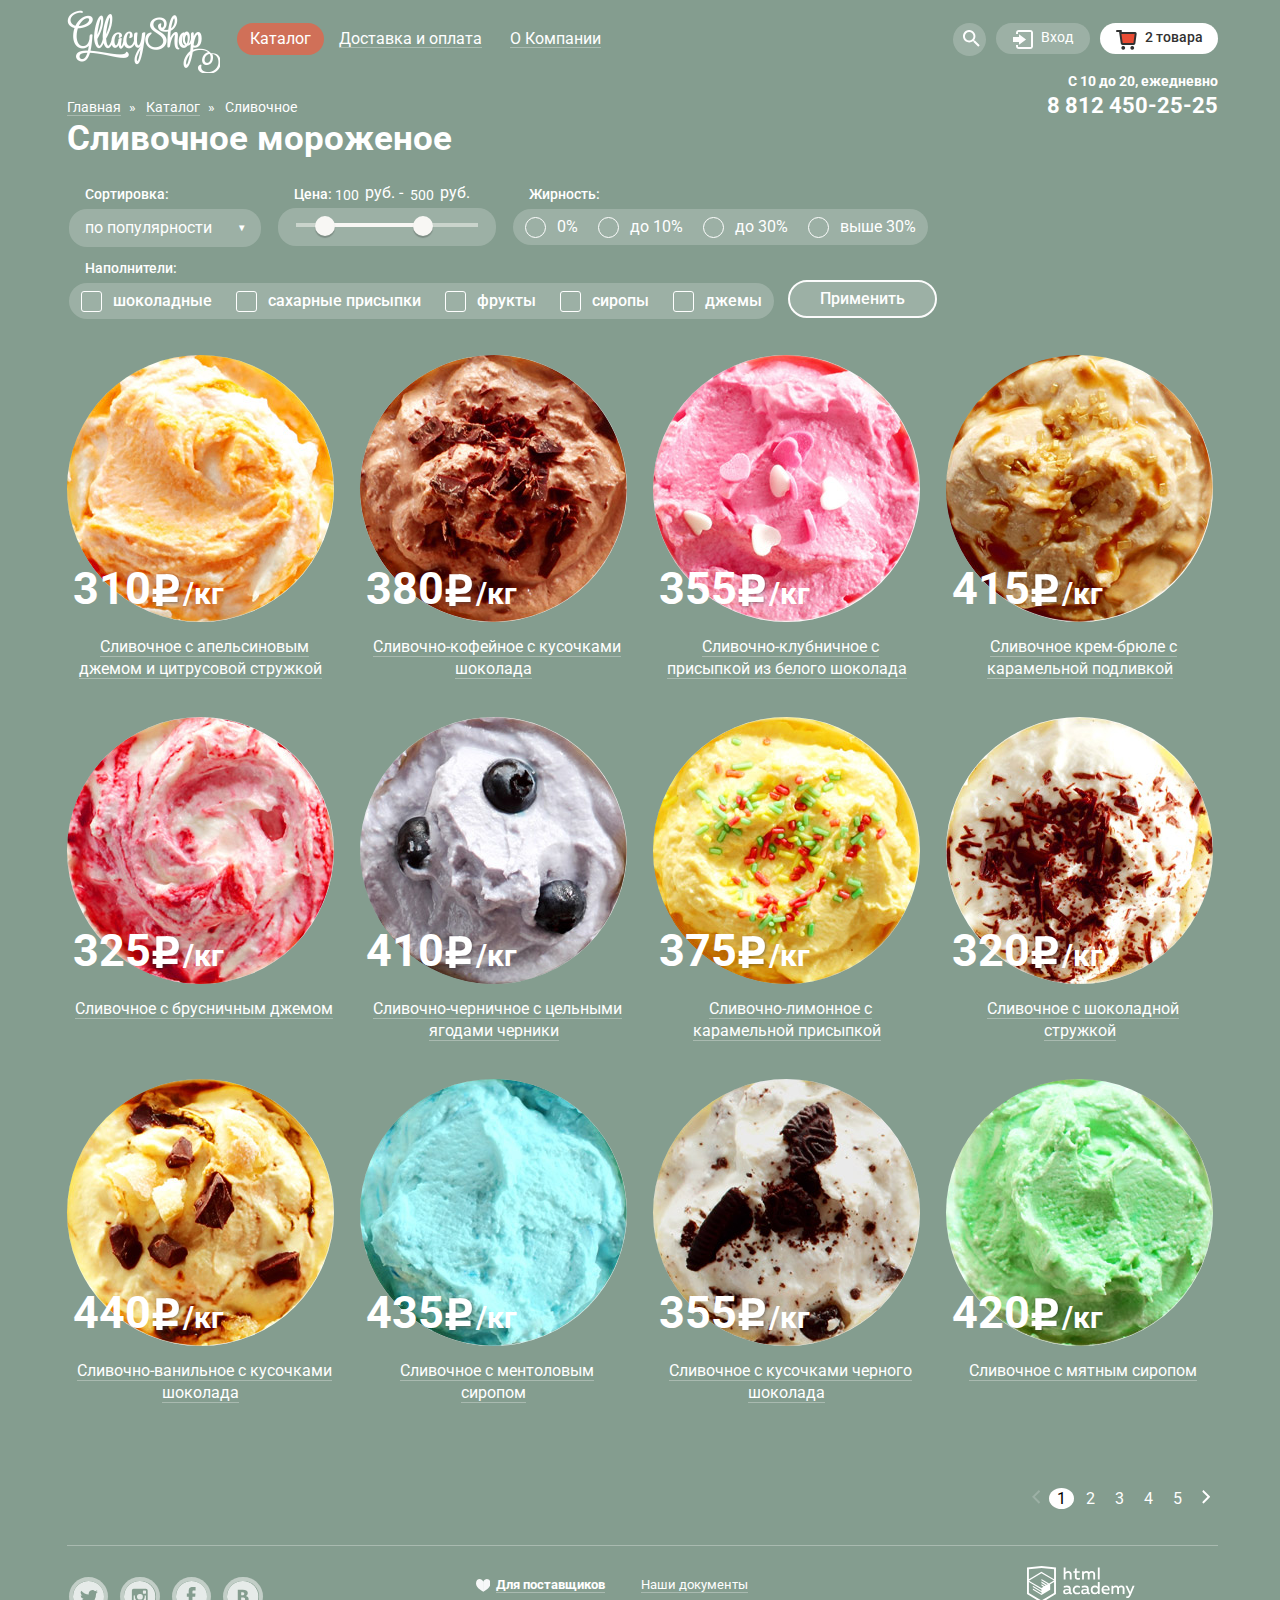
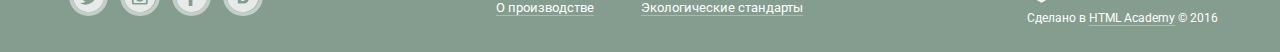
<file: catalog.html>
<!DOCTYPE html>
<html lang="en">
    <head>
     <meta charset="utf-8">
         <title>HTML Academy: Каталог</title>
         <link rel='stylesheet' href='https://fonts.googleapis.com/css?family=Roboto:300,400,500,700&#38;subset=latin,cyrillic-ext'>
         <link rel="stylesheet" href="css/styles.css">
    </head>
    <body>

    <!-- Header -->
    <header class="main-header">
        <!-- begin container -->
        <div class="container">

            <!-- Menu -->
            <section class="main-header-menu  clearfix">

                <!-- Logo -->
                <a class="main-header-logo" href="index.html">
                    <img src="img/logo.png" width="153" height="63" alt="Глейси">
                </a>

                <!-- Main navigation -->
                <nav class="main-navigation">
                    <ul>
                        <li>
                            <a class="active" href="">Каталог</a>
                            <ul class="sub-menu">
                                <li>
                                    Новинки
                                </li>
                                <li>
                                    <a href="">Сливочное</a>
                                </li>
                                <li>
                                    <a href="">Щербеты</a>
                                </li>
                                <li>
                                    <a href="">Фруктовый лед</a>
                                </li>
                                <li>
                                    <a href="">Мелорин</a>
                                </li>
                            </ul>
                        </li>
                        <li>
                            <a href="">Доставка и оплата</a>
                        </li>
                        <li>
                            <a href="">О Компании</a>
                        </li>
                    </ul>
                </nav>

                <!-- begin user-block -->
                <div class="user-block  clearfix">

                    <!-- Search -->
                    <div class="user-block-search">
                        <svg fill="#ffffff" fill-rule="evenodd" xmlns="http://www.w3.org/2000/svg" width="16.687" height="16.688" viewBox="0 0 16.687 16.688">
                            <path id="Лупа" class="cls-1" d="M931.155,40.747H930.4l-0.264-.261a6.212,6.212,0,1,0-.675.675l0.263,0.262v0.755l4.773,4.76,1.423-1.422Zm-5.731,0a4.291,4.291,0,1,1,4.3-4.291A4.294,4.294,0,0,1,925.424,40.747Z" transform="translate(-919.219 -30.25)"></path>
                        </svg>
                        <div class="user-block-search-field">
                            <input type="search" name="search" placeholder="Что ищем?">
                        </div>
                    </div>

                    <!-- Entrance -->
                    <div class="user-block-entrance">

                        <a class="login" href="#">
                            <svg fill="#ffffff" fill-opacity="0.99" xmlns="http://www.w3.org/2000/svg" width="20.063" height="19" viewBox="0 0 20.063 19">
                                <path fill-rule="evenodd" id="Вход" class="cls-1" d="M973,32.968v-0.96a3,3,0,0,1,3-3h11.059a3,3,0,0,1,3,3V44.986a3,3,0,0,1-3,3H976a3,3,0,0,1-3-3V44h2v2h13V31H975v1.968h-2Zm-3,8.046h6.029v2.743l7.027-5.3-7.027-5.3V35.9H970v5.114Z" transform="translate(-970 -29)"></path>
                            </svg>
                            Вход
                        </a>

                      <!-- Entrance form -->
                        <form class="user-block-entrance-form" method="post">

                              <input type="email" name="email" placeholder="Электронная почта">
                              <input type="password" name="password" placeholder="Пароль">

                              <button class="btn" type="submit">Войти</button>

                            <div class="user-block-entrance-form-link">
                                  <a href="">Забыли пароль?</a>
                                  <a href="">Новая регистрация</a>
                            </div>

                          </form>

                    </div>

                    <!-- Basket -->
                    <div class="user-block-basket">
                        <a class="basket  basket-full" href="#">
                          <svg xmlns="http://www.w3.org/2000/svg" width="21" height="20" viewBox="0 0 21 20">
                            <image id="Корзина" width="21" height="20" xlink:href="[data-uri]"></image>
                          </svg>
                          2 товара
                        </a>

                        <!-- Order -->
                        <div class="order">

                            <!-- begin goods -->
                            <div class="goods">

                                <!-- goods-items -->
                                <table class="goods-items">
                                    <tr>
                                        <td><img src="img/close.svg" width="10" height="10" alt=""></td>
                                        <td><img src="img/ice-img1-min.png" width="33" height="33" alt=""></td>
                                        <td>Пломбир с апельсиновым джемом</td>
                                        <td>1,5 кг х <span class="light-color">200 руб.</span></td>
                                        <td>300 руб.</td>
                                    </tr>
                                    <tr>
                                        <td><img src="img/close.svg" width="10" height="10" alt=""></td>
                                        <td><img src="img/ice-img2-min.png" width="33" height="33" alt=""></td>
                                        <td>Клубничный пломбир с присыпкой из белого шоколада</td>
                                        <td>1,5 кг х <span class="light-color">300 руб.</span></td>
                                        <td>450 руб.</td>
                                    </tr>
                                </table>

                                <div class="goods-in-total">Итого: 750 руб.</div>

                                <a class="btn" href="">Оформить заказ</a>

                            </div>
                            <!-- end goods -->

                        </div>

                    </div>

                </div>
                <!-- end user-block -->

            </section>

            <!-- Phones -->
            <div class="main-header-phones">
                <p class="main-header-phones-time">С 10 до 20, ежедневно</p>
                <p class="main-header-phones-phone">8 812 450-25-25</p>
            </div>

        </div>
        <!-- end container -->
    </header>

    <main class="container">

        <!-- Catalog title -->
        <div class="catalog-title">

            <ul class="breadcrumbs">
                <li>
                    <a href="index.html">Главная</a>
                </li>
                <li>
                    <a href="">Каталог</a>
                </li>
                <li>
                    Сливочное
                </li>
            </ul>

            <h1>Сливочное мороженое</h1>
        </div>

        <!-- Sorting -->
        <form class="sorting" method="post">

            <div class="sorting-top  clearfix">
                <fieldset class="sort">
                    <legend>Сортировка:</legend>
                    <select name="sorting">
                        <option value="popular">по популярности</option>
                        <option value="inexpensive">сначала недорогие</option>
                        <option value="expensive">сначала дорогие</option>
                        <option value="fatness">по жирности</option>
                    </select>
                </fieldset>

                <!-- filter-price -->
                <fieldset class="filter-price  clearfix">
                    <legend class="filter-price-title">Цена:</legend>
                    <div class="range-fields">
                        <label>
                            <input type="text" value="100"> руб. -
                        </label>
                        <label>
                            <input type="text" value="500"> руб.
                        </label>
                    </div>
                    <div class="range">
                        <div class="range-line">
                          <div class="range-scale"  style="width: 50%;"></div>
                        </div>
                        <div class="range-btn range-btn-min"></div>
                        <div class="range-btn range-btn-max"></div>
                    </div>
                </fieldset>

                <fieldset class="filter-box">
                    <legend>Жирность:</legend>

                    <div class="filter-box-elements">
                        <input type="radio" id="0%" name="radio">
                        <label for="0%">0%</label>

                        <input type="radio" id="10%" name="radio">
                        <label for="10%">до 10%</label>

                        <input type="radio" id="30%" name="radio">
                        <label for="30%">до 30%</label>

                        <input type="radio" id="more-30%" name="radio">
                        <label for="more-30%">выше 30%</label>
                    </div>
                </fieldset>
            </div>

            <div class="sorting-bottom">
                <fieldset class="filter-box">
                    <legend>Наполнители:</legend>

                    <div class="filter-box-elements">
                        <input type="checkbox" id="chocolate" name="chocolate">
                        <label for="chocolate">шоколадные</label>

                        <input type="checkbox" id="sugar-topping" name="sugar topping">
                        <label for="sugar-topping">сахарные присыпки</label>

                        <input type="checkbox" id="fruit" name="fruit">
                        <label for="fruit">фрукты</label>

                        <input type="checkbox" id="syrups" name="syrups">
                        <label for="syrups">сиропы</label>

                        <input type="checkbox" id="jams" name="jams">
                        <label for="jams">джемы</label>
                    </div>
                </fieldset>

                <input class="btn" type="submit" value="Применить">
            </div>

        </form>

        <!-- begin catalog-list -->
        <div class="catalog-list">

            <!-- catalog-item -->
            <div class="catalog-item">
                <div class="catalog-item-img  catalog-item-img1"></div>
                <p class="catalog-item-prise">310<img src="img/ruble.svg" alt=""><span class="small-text">/кг</span></p>
                <a class="catalog-item-description" href="">Сливочное с апельсиновым джемом и цитрусовой стружкой</a>
                <a class="btn" href="">Быстрый просмотр</a>
            </div>

            <!-- catalog-item -->
            <div class="catalog-item">
                <div class="catalog-item-img  catalog-item-img2"></div>
                <p class="catalog-item-prise">380<img src="img/ruble.svg" alt=""><span class="small-text">/кг</span></p>
                <a class="catalog-item-description" href="">Сливочно-кофейное с кусочками шоколада</a>
                <a class="btn" href="">Быстрый просмотр</a>
            </div>

            <!-- catalog-item -->
            <div class="catalog-item">
                <div class="catalog-item-img  catalog-item-img3"></div>
                <p class="catalog-item-prise">355<img src="img/ruble.svg" alt=""><span class="small-text">/кг</span></p>
                <a class="catalog-item-description" href="">Сливочно-клубничное с присыпкой из белого шоколада</a>
                <a class="btn" href="">Быстрый просмотр</a>
            </div>

            <!-- catalog-item -->
            <div class="catalog-item">
                <div class="catalog-item-img  catalog-item-img4"></div>
                <p class="catalog-item-prise">415<img src="img/ruble.svg" alt=""><span class="small-text">/кг</span></p>
                <a class="catalog-item-description" href="">Сливочное крем-брюле с карамельной подливкой</a>
                <a class="btn" href="">Быстрый просмотр</a>
            </div>

            <!-- catalog-item -->
            <div class="catalog-item">
                <div class="catalog-item-img  catalog-item-img5"></div>
                <p class="catalog-item-prise">325<img src="img/ruble.svg" alt=""><span class="small-text">/кг</span></p>
                <a class="catalog-item-description" href="">Сливочное с брусничным джемом</a>
                <a class="btn" href="">Быстрый просмотр</a>
            </div>

            <!-- catalog-item -->
            <div class="catalog-item">
                <div class="catalog-item-img  catalog-item-img6"></div>
                <p class="catalog-item-prise">410<img src="img/ruble.svg" alt=""><span class="small-text">/кг</span></p>
                <a class="catalog-item-description" href="">Сливочно-черничное с цельными ягодами черники</a>
                <a class="btn" href="">Быстрый просмотр</a>
            </div>

            <!-- catalog-item -->
            <div class="catalog-item">
                <div class="catalog-item-img  catalog-item-img7"></div>
                <p class="catalog-item-prise">375<img src="img/ruble.svg" alt=""><span class="small-text">/кг</span></p>
                <a class="catalog-item-description" href="">Сливочно-лимонное с карамельной присыпкой</a>
                <a class="btn" href="">Быстрый просмотр</a>
            </div>

            <!-- catalog-item -->
            <div class="catalog-item">
                <div class="catalog-item-img  catalog-item-img8"></div>
                <p class="catalog-item-prise">320<img src="img/ruble.svg" alt=""><span class="small-text">/кг</span></p>
                <a class="catalog-item-description" href="">Сливочное с шоколадной стружкой</a>
                <a class="btn" href="">Быстрый просмотр</a>
            </div>

            <!-- catalog-item -->
            <div class="catalog-item">
                <div class="catalog-item-img  catalog-item-img9"></div>
                <p class="catalog-item-prise">440<img src="img/ruble.svg" alt=""><span class="small-text">/кг</span></p>
                <a class="catalog-item-description" href="">Сливочно-ванильное с кусочками шоколада</a>
                <a class="btn" href="">Быстрый просмотр</a>
            </div>

            <!-- catalog-item -->
            <div class="catalog-item">
                <div class="catalog-item-img  catalog-item-img10"></div>
                <p class="catalog-item-prise">435<img src="img/ruble.svg" alt=""><span class="small-text">/кг</span></p>
                <a class="catalog-item-description" href="">Сливочное с ментоловым сиропом</a>
                <a class="btn" href="">Быстрый просмотр</a>
            </div>

            <!-- catalog-item -->
            <div class="catalog-item">
                <div class="catalog-item-img  catalog-item-img11"></div>
                <p class="catalog-item-prise">355<img src="img/ruble.svg" alt=""><span class="small-text">/кг</span></p>
                <a class="catalog-item-description" href="">Сливочное с кусочками черного шоколада</a>
                <a class="btn" href="">Быстрый просмотр</a>
            </div>

            <!-- catalog-item -->
            <div class="catalog-item">
                <div class="catalog-item-img  catalog-item-img12"></div>
                <p class="catalog-item-prise">420<img src="img/ruble.svg" alt=""><span class="small-text">/кг</span></p>
                <a class="catalog-item-description" href="">Сливочное с мятным сиропом</a>
                <a class="btn" href="">Быстрый просмотр</a>
            </div>

        </div>
        <!-- end catalog-list -->

        <!-- paginator -->
        <div class="paginator">
            <a class="prev" href="">
                <svg fill="#ffffff" fill-rule="evenodd" fill-opacity="0.2" xmlns="http://www.w3.org/2000/svg" width="8.281" height="13.72" viewBox="0 0 8.281 13.72">
                    <path id="_" data-name="&lt;" class="cls-1" d="M991.611,1493.69l-5.447,5.45,5.44,5.44-1.414,1.41-6.857-6.86,1.414-1.41h0l5.447-5.44Z" transform="translate(-983.344 -1492.28)"></path>
                </svg>
                Назад
            </a>
            <a class="active" href="">1</a>
            <a href="">2</a>
            <a href="">3</a>
            <a href="">4</a>
            <a href="">5</a>
            <a class="next" href="">
                <svg fill="#ffffff" fill-rule="evenodd" fill-opacity="1" xmlns="http://www.w3.org/2000/svg" width="8.281" height="13.72"
                     viewBox="0 0 8.281 13.72">
                  <path data-name="&lt;" class="cls-1" d="M991.611,1493.69l-5.447,5.45,5.44,5.44-1.414,1.41-6.857-6.86,1.414-1.41h0l5.447-5.44Z" transform="translate(-983.344 -1492.28)"></path>
                </svg>
                Вперед
            </a>
        </div>

    </main>

    <!-- Footer -->
    <footer class="main-footer">

        <!-- begin container -->
        <div class="container  clearfix">

            <!-- Footer-social -->
            <section class="footer-social">
                <a class="social-btn" href="#">
                    <svg fill="#ffffff" fill-rule="evenodd" fill-opacity="0.8" xmlns="http://www.w3.org/2000/svg" width="31.375" height="31.4" viewBox="0 0 31.375 31.4">
                        <path id="Твитер" d="M46.427,2352.17a15.69,15.69,0,1,1-15.692,15.69A15.688,15.688,0,0,1,46.427,2352.17Zm9.138,10.81a7.331,7.331,0,0,1-2.092.57,3.663,3.663,0,0,0,1.6-2.02,7.4,7.4,0,0,1-2.313.89,3.645,3.645,0,0,0-6.207,3.32,10.316,10.316,0,0,1-7.507-3.81,3.655,3.655,0,0,0,1.127,4.87,3.68,3.68,0,0,1-1.65-.46c0,0.02,0,.03,0,0.05a3.651,3.651,0,0,0,2.922,3.57,3.789,3.789,0,0,1-.96.13,3.861,3.861,0,0,1-.685-0.07,3.643,3.643,0,0,0,3.4,2.53,7.29,7.29,0,0,1-4.524,1.56,8.291,8.291,0,0,1-.869-0.05,10.354,10.354,0,0,0,15.946-8.73c0-.16,0-0.31-0.011-0.47A7.33,7.33,0,0,0,55.565,2362.98Z" transform="translate(-30.75 -2352.16)"></path>
                    </svg>
                    Твиттер
                </a>

                <a class="social-btn" href="#">
                    <svg fill="#ffffff" fill-rule="evenodd" fill-opacity="0.8" xmlns="http://www.w3.org/2000/svg" width="31.376" height="31.41" viewBox="0 0 31.376 31.41">
                        <path id="Инста" d="M95.865,2352.23a15.69,15.69,0,1,1-15.692,15.69A15.688,15.688,0,0,1,95.865,2352.23Zm6.271,23.61a1.745,1.745,0,0,0,1.745-1.75v-12.31a1.743,1.743,0,0,0-1.745-1.74H89.809a1.743,1.743,0,0,0-1.745,1.74v12.31a1.745,1.745,0,0,0,1.745,1.75h12.328Zm-1.375-9.1a4.921,4.921,0,1,1-9.529,0h-1.38v6.78a0.609,0.609,0,0,0,.611.61h11.065a0.609,0.609,0,0,0,.612-0.61v-6.78h-1.38ZM96,2365.13a2.848,2.848,0,1,1,0,5.68A2.84,2.84,0,0,1,96,2365.13Zm3.7-3.31h1.865a0.608,0.608,0,0,1,.611.61v1.86a0.608,0.608,0,0,1-.611.61H99.7a0.609,0.609,0,0,1-.611-0.61v-1.86A0.609,0.609,0,0,1,99.7,2361.82Z" transform="translate(-80.188 -2352.22)"></path>
                    </svg>
                    Инстаграм
                </a>

                <a class="social-btn" href="#">
                    <svg fill="#ffffff" fill-rule="evenodd" fill-opacity="0.8" xmlns="http://www.w3.org/2000/svg" width="31.375" height="31.41" viewBox="0 0 31.375 31.41">
                        <path id="ФБ" d="M144.865,2352.23a15.69,15.69,0,1,1-15.692,15.69A15.687,15.687,0,0,1,144.865,2352.23Zm0.773,24.99v-9.29h2.743l0.285-3.09h-3.028l0-1.86c0-.89.085-1.26,1.367-1.26h1.764v-3.42h-2.792c-3.294,0-4.082,1.54-4.082,4.34v2.2h-1.889v3.09H141.9v9.29h3.738Z" transform="translate(-129.188 -2352.22)"></path>
                    </svg>
                    Фейсбук
                </a>

                <a class="social-btn" href="#">
                    <svg fill="#ffffff" fill-rule="evenodd" fill-opacity="0.8" xmlns="http://www.w3.org/2000/svg" width="31.375" height="31.41" viewBox="0 0 31.375 31.41">
                        <path id="ВК" d="M193.865,2352.23a15.69,15.69,0,1,1-15.692,15.69A15.687,15.687,0,0,1,193.865,2352.23Zm5.967,18.25a3.1,3.1,0,0,0-.757-2.2,3.7,3.7,0,0,0-2.016-1.09v-0.07a2.881,2.881,0,0,0,1.371-1.14,3.211,3.211,0,0,0,.5-1.77,3.133,3.133,0,0,0-.362-1.52,2.6,2.6,0,0,0-1.091-1.05,4.522,4.522,0,0,0-1.446-.48,17.993,17.993,0,0,0-2.269-.11h-4.8v13.59H194.4a8.909,8.909,0,0,0,2.332-.25,4.783,4.783,0,0,0,1.686-.86,3.684,3.684,0,0,0,1.032-1.27,3.909,3.909,0,0,0,.383-1.78h0Zm-4.372-5.59a1.517,1.517,0,0,0-.169-0.67,1,1,0,0,0-.527-0.5,2.111,2.111,0,0,0-.8-0.17c-0.308,0-.766-0.01-1.374-0.01h-0.237v2.88h0.43c0.583,0,.994-0.01,1.228-0.02a2.044,2.044,0,0,0,.727-0.19,1.129,1.129,0,0,0,.563-0.53,1.9,1.9,0,0,0,.157-0.79h0Zm0.856,5.53a1.673,1.673,0,0,0-.255-0.99,1.533,1.533,0,0,0-.767-0.54,2.658,2.658,0,0,0-.853-0.13c-0.362-.01-0.849-0.01-1.456-0.01h-0.63v3.4h0.184c0.888,0,1.5-.01,1.842-0.02a2.867,2.867,0,0,0,1.041-.24,1.381,1.381,0,0,0,.68-0.59A1.813,1.813,0,0,0,196.316,2370.42Z" transform="translate(-178.188 -2352.22)"></path>
                    </svg>
                    Вконтакте
                </a>
            </section>

            <!-- Footer menu -->
            <section class="footer-menu">
                <ul>
                    <li>
                        <svg xmlns="http://www.w3.org/2000/svg" width="14.562" height="12.66" viewBox="0 0 14.562 12.66">
                            <path fill="#f7f8f8" fill-rule="evenodd" id="Сердце" d="M434.606,2362.73s7.285-3.6,7.285-8.22c0-5.13-5.5-5.94-7.3-1.71m0.049,9.93s-7.285-3.6-7.285-8.22c0-5.13,5.5-5.94,7.3-1.71" transform="translate(-427.344 -2350.06)"></path>
                        </svg>
                        <a href="">Для поставщиков</a>
                    </li>
                    <li>
                        <a href="">О производстве</a>
                    </li>
                </ul>
                <ul>
                    <li>
                        <a href="">Наши документы</a>
                    </li>
                    <li>
                        <a href="">Экологические стандарты</a>
                    </li>
                </ul>
            </section>

            <!-- Footer-copyright -->
            <section class="footer-copyright">
                <!--<div class="footer-copyright-img">-->
                    <svg xmlns="http://www.w3.org/2000/svg" width="107.622" height="36.69" viewBox="0 0 107.622 36.69">
                        <path fill="#ffffff" fill-rule="evenodd" id="Лого" d="M1029.6,2359.28a1.983,1.983,0,0,0,.55-0.1v1.33a3.162,3.162,0,0,1-1.17.21,1.663,1.663,0,0,1-1.66-.97,4.791,4.791,0,0,1-3.13,1.07,2.6,2.6,0,0,1-2.9-2.54c0-2.13,1.97-2.78,3.7-2.78a10.909,10.909,0,0,1,2.16.24v-0.29c0-1.04-.76-1.77-2.18-1.77a7.336,7.336,0,0,0-2.99.64v-1.69a10.041,10.041,0,0,1,3.18-.55c2.35,0,3.84,1.12,3.84,3.63v2.97a0.533,0.533,0,0,0,.6.6m-6.41-1.12a1.348,1.348,0,0,0,1.55,1.23,3.373,3.373,0,0,0,2.41-.99V2357a9.984,9.984,0,0,0-1.8-.21c-1.05,0-2.16.33-2.16,1.37m12.3-6.08a4.919,4.919,0,0,1,2.56.64v1.69a4.059,4.059,0,0,0-2.3-.69,2.737,2.737,0,1,0-.03,5.46,5,5,0,0,0,2.42-.64v1.71a6.285,6.285,0,0,1-2.75.57,4.192,4.192,0,0,1-4.48-4.3,4.3,4.3,0,0,1,4.58-4.44m12.12,7.2a1.983,1.983,0,0,0,.55-0.1v1.33a3.162,3.162,0,0,1-1.17.21,1.663,1.663,0,0,1-1.66-.97,4.791,4.791,0,0,1-3.13,1.07,2.6,2.6,0,0,1-2.9-2.54c0-2.13,1.97-2.78,3.69-2.78a11.01,11.01,0,0,1,2.17.24v-0.29c0-1.04-.77-1.77-2.18-1.77a7.336,7.336,0,0,0-2.99.64v-1.69a9.985,9.985,0,0,1,3.18-.55c2.35,0,3.83,1.12,3.83,3.63v2.97a0.54,0.54,0,0,0,.61.6m-6.41-1.12a1.348,1.348,0,0,0,1.55,1.23,3.39,3.39,0,0,0,2.41-.99V2357a10.093,10.093,0,0,0-1.8-.21c-1.06,0-2.16.33-2.16,1.37m16.67-9.66v12.1h-1.65v-1.32a3.876,3.876,0,0,1-3.18,1.54,4.378,4.378,0,0,1,0-8.74,3.861,3.861,0,0,1,2.99,1.29v-4.87h1.84Zm-4.51,5.2a2.756,2.756,0,0,0,0,5.5,2.89,2.89,0,0,0,2.65-1.75v-2.02a2.905,2.905,0,0,0-2.65-1.73m10.51-1.62c3.3,0,4.44,2.66,3.91,5.06h-6.24c0.21,1.49,1.66,2.11,3.18,2.11a6.036,6.036,0,0,0,2.63-.59v1.59a7.192,7.192,0,0,1-2.98.57c-2.54,0-4.7-1.45-4.7-4.37a4.153,4.153,0,0,1,4.2-4.37m0.09,1.53a2.269,2.269,0,0,0-2.44,2.15h4.6a1.964,1.964,0,0,0-2.16-2.15m5.7,6.99v-8.3h1.64v1.04a3.806,3.806,0,0,1,2.77-1.26,2.813,2.813,0,0,1,2.59,1.33,4.106,4.106,0,0,1,2.9-1.33,3.042,3.042,0,0,1,3.15,3.33v5.19h-1.85v-5.14a1.577,1.577,0,0,0-1.64-1.74,2.774,2.774,0,0,0-2.06,1.12,5.459,5.459,0,0,1,.04.57v5.19h-1.85v-5.14a1.577,1.577,0,0,0-1.64-1.74,2.919,2.919,0,0,0-2.2,1.28v5.6h-1.85Zm21.21-8.3h1.93l-3.89,9.42c-0.89,2.16-2.07,2.89-3.33,2.89a5.088,5.088,0,0,1-1.09-.14v-1.58a2.787,2.787,0,0,0,.85.13c0.9,0,1.57-.64,2.05-1.94l0.18-.41-3.94-8.37h1.97l2.8,6.26Zm-67.14-18.33v4.72a3.8,3.8,0,0,1,2.68-1.14,3.231,3.231,0,0,1,3.42,3.39v5.13h-1.85v-4.89a1.8,1.8,0,0,0-1.93-1.99,2.927,2.927,0,0,0-2.32,1.39v5.49h-1.85v-12.1h1.85Zm11.17,0.85v2.96h3.01v1.62h-3.01v3.8c0,1.09.5,1.45,1.57,1.45a4.608,4.608,0,0,0,1.68-.32v1.59a6.9,6.9,0,0,1-2.23.36,2.539,2.539,0,0,1-2.85-2.73v-4.15h-1.49v-1.62h1.49v-2.51Zm5.37,11.25v-8.29h1.64v1.03a3.806,3.806,0,0,1,2.77-1.26,2.833,2.833,0,0,1,2.59,1.33,4.15,4.15,0,0,1,2.91-1.33,3.048,3.048,0,0,1,3.14,3.34v5.18h-1.85v-5.13a1.585,1.585,0,0,0-1.64-1.75,2.783,2.783,0,0,0-2.06,1.13,5.459,5.459,0,0,1,.04.57v5.18h-1.85v-5.13a1.585,1.585,0,0,0-1.64-1.75,2.948,2.948,0,0,0-2.2,1.28v5.6h-1.85Zm15.76,0h1.84v-12.1h-1.84v12.1Zm-56.207-13.52-0.152-.02-14.484,1.52v26.55l14.484,8.61,14.489-8.61v-26.55Zm12.437,26.97-12.589,7.49-12.589-7.49v-10.88l12.535,7.46,0.021,1.35-8.6-5.12-0.013,1.32,8.634,5.18,0.021,1.39-8.631-5.13-0.012,1.31,8.633,5.19,8.719-5.22v-1.31h-0.01v-4.29l3.88-2.32v11.07Zm-0.01-12.48-3.44,2.03-1.59.94-7.586-4.51-0.013,1.31,6.479,3.86-0.06.03-0.13.08-0.93.54-5.346-3.18-0.013,1.31,4.219,2.52-0.99.66-0.03.02-3.186-1.88-0.013,1.31,2.089,1.23-2.128,1.28-12.473-7.41,12.491-7.51h0Zm0.01-1.32-12.657-7.46h0l-12.518,7.45v-9.95l12.589-1.32,12.589,1.32v9.96Z" transform="translate(-985.188 -2332.53)"></path>
                    </svg>
                    <p>Сделано в <a href="">HTML Academy</a> © 2016</p>
                <!--</div>-->
            </section>

        </div>
        <!-- end container -->

    </footer>

    </body>
</html>
</file>
<file: css/styles.css>
/*! normalize.css v4.1.1 | MIT License | github.com/necolas/normalize.css */

/**
 * 1. Change the default font family in all browsers (opinionated).
 * 2. Prevent adjustments of font size after orientation changes in IE and iOS.
 */

html {
    font-family: sans-serif; /* 1 */
    -ms-text-size-adjust: 100%; /* 2 */
    -webkit-text-size-adjust: 100%; /* 2 */
}

/**
 * Remove the margin in all browsers (opinionated).
 */

body {
    margin: 0;
}

/* HTML5 display definitions
   ========================================================================== */

/**
 * Add the correct display in IE 9-.
 * 1. Add the correct display in Edge, IE, and Firefox.
 * 2. Add the correct display in IE.
 */

article,
aside,
details, /* 1 */
figcaption,
figure,
footer,
header,
main, /* 2 */
menu,
nav,
section,
summary { /* 1 */
    display: block;
}

/**
 * Add the correct display in IE 9-.
 */

audio,
canvas,
progress,
video {
    display: inline-block;
}

/**
 * Add the correct display in iOS 4-7.
 */

audio:not([controls]) {
    display: none;
    height: 0;
}

/**
 * Add the correct vertical alignment in Chrome, Firefox, and Opera.
 */

progress {
    vertical-align: baseline;
}

/**
 * Add the correct display in IE 10-.
 * 1. Add the correct display in IE.
 */

template, /* 1 */
[hidden] {
    display: none;
}

/* Links
   ========================================================================== */

/**
 * 1. Remove the gray background on active links in IE 10.
 * 2. Remove gaps in links underline in iOS 8+ and Safari 8+.
 */

a {
    background-color: transparent; /* 1 */
    -webkit-text-decoration-skip: objects; /* 2 */
}

/**
 * Remove the outline on focused links when they are also active or hovered
 * in all browsers (opinionated).
 */

a:active,
a:hover {
    outline-width: 0;
}

/* Text-level semantics
   ========================================================================== */

/**
 * 1. Remove the bottom border in Firefox 39-.
 * 2. Add the correct text decoration in Chrome, Edge, IE, Opera, and Safari.
 */

abbr[title] {
    border-bottom: none; /* 1 */
    text-decoration: underline; /* 2 */
    text-decoration: underline dotted; /* 2 */
}

/**
 * Prevent the duplicate application of `bolder` by the next rule in Safari 6.
 */

b,
strong {
    font-weight: inherit;
}

/**
 * Add the correct font weight in Chrome, Edge, and Safari.
 */

b,
strong {
    font-weight: bolder;
}

/**
 * Add the correct font style in Android 4.3-.
 */

dfn {
    font-style: italic;
}

/**
 * Correct the font size and margin on `h1` elements within `section` and
 * `article` contexts in Chrome, Firefox, and Safari.
 */

h1 {
    font-size: 2em;
    margin: 0.67em 0;
}

/**
 * Add the correct background and color in IE 9-.
 */

mark {
    background-color: #ff0;
    color: #000;
}

/**
 * Add the correct font size in all browsers.
 */

small {
    font-size: 80%;
}

/**
 * Prevent `sub` and `sup` elements from affecting the line height in
 * all browsers.
 */

sub,
sup {
    font-size: 75%;
    line-height: 0;
    position: relative;
    vertical-align: baseline;
}

sub {
    bottom: -0.25em;
}

sup {
    top: -0.5em;
}

/* Embedded content
   ========================================================================== */

/**
 * Remove the border on images inside links in IE 10-.
 */

img {
    border-style: none;
}

/**
 * Hide the overflow in IE.
 */

svg:not(:root) {
    overflow: hidden;
}

/* Grouping content
   ========================================================================== */

/**
 * 1. Correct the inheritance and scaling of font size in all browsers.
 * 2. Correct the odd `em` font sizing in all browsers.
 */

code,
kbd,
pre,
samp {
    font-family: monospace, monospace; /* 1 */
    font-size: 1em; /* 2 */
}

/**
 * Add the correct margin in IE 8.
 */

figure {
    margin: 1em 40px;
}

/**
 * 1. Add the correct box sizing in Firefox.
 * 2. Show the overflow in Edge and IE.
 */

hr {
    box-sizing: content-box; /* 1 */
    height: 0; /* 1 */
    overflow: visible; /* 2 */
}

/* Forms
   ========================================================================== */

/**
 * 1. Change font properties to `inherit` in all browsers (opinionated).
 * 2. Remove the margin in Firefox and Safari.
 */

button,
input,
select,
textarea {
    font: inherit; /* 1 */
    margin: 0; /* 2 */
}

/**
 * Restore the font weight unset by the previous rule.
 */

optgroup {
    font-weight: bold;
}

/**
 * Show the overflow in IE.
 * 1. Show the overflow in Edge.
 */

button,
input { /* 1 */
    overflow: visible;
}

/**
 * Remove the inheritance of text transform in Edge, Firefox, and IE.
 * 1. Remove the inheritance of text transform in Firefox.
 */

button,
select { /* 1 */
    text-transform: none;
}

/**
 * 1. Prevent a WebKit bug where (2) destroys native `audio` and `video`
 *    controls in Android 4.
 * 2. Correct the inability to style clickable types in iOS and Safari.
 */

button,
html [type="button"], /* 1 */
[type="reset"],
[type="submit"] {
    -webkit-appearance: button; /* 2 */
}

/**
 * Remove the inner border and padding in Firefox.
 */

button::-moz-focus-inner,
[type="button"]::-moz-focus-inner,
[type="reset"]::-moz-focus-inner,
[type="submit"]::-moz-focus-inner {
    border-style: none;
    padding: 0;
}

/**
 * Restore the focus styles unset by the previous rule.
 */

button:-moz-focusring,
[type="button"]:-moz-focusring,
[type="reset"]:-moz-focusring,
[type="submit"]:-moz-focusring {
    outline: 1px dotted ButtonText;
}

/**
 * Change the border, margin, and padding in all browsers (opinionated).
 */

fieldset {
    border: 1px solid #c0c0c0;
    margin: 0 2px;
    padding: 0.35em 0.625em 0.75em;
}

/**
 * 1. Correct the text wrapping in Edge and IE.
 * 2. Correct the color inheritance from `fieldset` elements in IE.
 * 3. Remove the padding so developers are not caught out when they zero out
 *    `fieldset` elements in all browsers.
 */

legend {
    box-sizing: border-box; /* 1 */
    color: inherit; /* 2 */
    display: table; /* 1 */
    max-width: 100%; /* 1 */
    padding: 0; /* 3 */
    white-space: normal; /* 1 */
}

/**
 * Remove the default vertical scrollbar in IE.
 */

textarea {
    overflow: auto;
}

/**
 * 1. Add the correct box sizing in IE 10-.
 * 2. Remove the padding in IE 10-.
 */

[type="checkbox"],
[type="radio"] {
    box-sizing: border-box; /* 1 */
    padding: 0; /* 2 */
}

/**
 * Correct the cursor style of increment and decrement buttons in Chrome.
 */

[type="number"]::-webkit-inner-spin-button,
[type="number"]::-webkit-outer-spin-button {
    height: auto;
}

/**
 * 1. Correct the odd appearance in Chrome and Safari.
 * 2. Correct the outline style in Safari.
 */

[type="search"] {
    -webkit-appearance: textfield; /* 1 */
    outline-offset: -2px; /* 2 */
}

/**
 * Remove the inner padding and cancel buttons in Chrome and Safari on OS X.
 */

[type="search"]::-webkit-search-cancel-button,
[type="search"]::-webkit-search-decoration {
    -webkit-appearance: none;
}

/**
 * Correct the text style of placeholders in Chrome, Edge, and Safari.
 */

::-webkit-input-placeholder {
    color: inherit;
    opacity: 0.54;
}

/**
 * 1. Correct the inability to style clickable types in iOS and Safari.
 * 2. Change font properties to `inherit` in Safari.
 */

::-webkit-file-upload-button {
    -webkit-appearance: button; /* 1 */
    font: inherit; /* 2 */
}

/*-------- main style --------*/

body {

  min-width: 1200px;

  font-size: 16px;
  line-height: 22px;
  font-family: "Roboto", "Arial", sans-serif;

  color: #ffffff;
  background-color: #849d8f;
}

a {
  position: relative;

  text-decoration: none;
  border-bottom: 1px solid rgba(255, 255, 255, 0.3);

  color: #ffffff;
}

a:hover {
  color: #ffbc9e;

  border-bottom: 1px solid rgba(249, 172, 159, 0.3);
}

img {
  max-width: 100%;
  vertical-align: top;
}

button {
  cursor: pointer;
}

.container {
  position: relative;

  width: 1200px;
  margin: 0 auto;
  padding: 0 22px 0 27px;
  box-sizing: border-box;
}

.clearfix:after {
  content: '';
  display: table;
  clear: both;
}

::-webkit-input-placeholder {
  color:#999999;
  font-size: 14px;
  line-height: 24px;
}

::-moz-placeholder {
  color:#999999;
  font-size: 14px;
  line-height: 24px;
}/* Firefox 19+ */

:-moz-placeholder {
  color:#999999;
  font-size: 14px;
  line-height: 24px;
}/* Firefox 18- */

:-ms-input-placeholder {
  color:#999999;
  font-size: 14px;
  line-height: 24px;
}

@-webkit-keyframes open {
  0% {transform: translateY(2000px);}
  70% {transform: translateY(-30px);}
  90% {transform: translateY(10px);}
  100% {transform: translateY(0);}
}

@keyframes open {
  0% {transform: translateY(2000px);}
  70% {transform: translateY(-30px);}
  90% {transform: translateY(10px);}
  100% {transform: translateY(0);}
}

.main-header-logo {
  float: left;
  padding-top: 10px;
  margin-right: 17px;

  border-bottom: none;
}

.main-header-logo:hover {
  border-bottom: none;
}

.main-header-menu {
  position: relative;
  z-index: 10;
}

/*-------- main-navigation --------*/

.main-navigation {
  position: relative;

  float: left;
  padding-top: 23px;
}

.main-navigation ul {
  margin: 0;
  padding: 0;

  font-size: 0;
  list-style: none;
}

.main-navigation li {
  position: relative;

  display: inline-block;
  margin-right: 2px;

  vertical-align: top;

  font-size: 16px;
  line-height: 18px;
}

.main-navigation a {
  position: relative;

  display: block;
  padding: 7px 13px;

  border-bottom: none;
}

.main-navigation a:hover {
  font-weight: 700;
  text-decoration: none;

  background-color: #f7f6f3;
  color: #323232;
  border-radius: 25px;
  border-bottom: none;
}

.main-navigation a:active {
  box-shadow: inset 0 2px 1px 0 #696969;
}

.main-navigation .active {
  text-decoration: none;

  background-color: #d07058;
  border-radius: 25px;
  border-bottom: none;
}

.main-navigation a:not(.active)::after {
  content: "";

  position: absolute;
  bottom: 7px;

  left: 13px;
  right: 13px;
  height: 1px;

  background: rgba(255, 255, 255, 0.3);
}

.main-navigation a:hover::after {
  content: "";

  display: none;
}

/*-------- sub-menu --------*/

.sub-menu {
  position: absolute;
  top: 40px;
  left: -20px;
  z-index: 2;

  display: none;
  width: 143px;

  background-color: #f8f7f4;
  border-radius: 5px;
  box-shadow: 0 20px 50px 0 rgba(0, 0, 0, 0.4);
}

.sub-menu::before {
  content: "";

  position: absolute;
  top: -10px;

  display: block;
  width: 100%;
  height: 10px;
}

.sub-menu li:first-child {
  padding: 9px 20px 9px 20px;

  font-size: 14px;
  line-height: 16px;

  font-weight: 700;
  color: #323232;
}

/*-------- линия после первого пункта --------*/

.sub-menu li:first-child::after {
  content: "";

  position: absolute;
  top: 33px;
  left: 6px;
  z-index: 2;

  display: block;
  width: 128px;
  height: 1px;
  background-color: #d1d0ce;
}

.sub-menu a {
  padding: 9px 20px 9px 20px;
  width: 143px;
  box-sizing: border-box;

  font-size: 14px;
  line-height: 16px;

  color: #323232;
  text-decoration: none;
}

.sub-menu a:hover {
  font-weight: normal;
  background-color: transparent;
}

.sub-menu a:active {
  box-shadow: none;
}

.main-navigation li:hover .sub-menu {
  display: block;
}

.sub-menu li:not(:first-child):hover {
  background-color: #fbded8;
}

.sub-menu li:hover:last-child {
  border-radius: 0 0 5px 5px;
}

.sub-menu li:not(:first-child):active {
  background-color: #f6b5a5;
}


/*-------- user-block --------*/

.user-block {
  float: right;
  width: 265px;
  padding-top: 23px;
}

.user-block a {
  font-size: 14px;
  line-height: 16px;

  text-decoration: none;
}

/*-------- user-block-search --------*/


.user-block-search {
  position: relative;

  float: left;
  width: 33px;
  height: 33px;
  margin-right: 10px;

  background-color: rgba(255, 255, 255, 0.2);

  border-radius: 50%;
}

.user-block-search svg {
  position: absolute;
  left: 10px;
  top: 7px;
}

.user-block-search:hover {
  background-color: rgba(255, 255, 255, 1);
}

.user-block-search:hover svg {
  fill: #000000;
}

.user-block-search-field {
  position: absolute;
  top: 37px;
  left: -308px;
  z-index: 2;

  display: none;
  width: 311px;
  padding: 20px 15px 20px 15px;

  background-color: #f8f7f4;
  border-radius: 5px;
  box-shadow: 0 20px 50px 0 rgba(0, 0, 0, 0.4);
}

.user-block-search-field::before {
  content: "";

  position: absolute;
  top: -32px;
  left: 0;

  display: block;
  width: 100%;
  height: 32px;
}

.user-block-search:hover .user-block-search-field {
  display: block;
}

.user-block-search-field input {
  width: 100%;
  padding: 12px 14px 12px 14px;
  box-sizing: border-box;

  border: 1px solid #d3d3d2;
  border-radius: 5px;
  outline: none;
}

.user-block-search-field input:hover {
  padding: 11px 13px 11px 13px;

  border: 2px solid #c7c6c5;
}

.user-block-search-field input:focus {
  padding: 11px 13px 11px 13px;

  border: 2px solid #8fbdec;
}

/*-------- user-block-entrance --------*/

.user-block-entrance {
  position: relative;

  float: left;
  margin-top: 3px;
}

.user-block-entrance svg {
  position: absolute;
  left: 17px;
  top: 7px;
}

.user-block-entrance .login {
  padding: 6px 17px 9px 45px;

  background-color: rgba(255, 255, 255, 0.2);
  border-radius: 25px;
  border-bottom: none;
}

.user-block-entrance .login:hover {
  color: #000000;
  background-color: rgba(255, 255, 255, 1);
}

.user-block-entrance:hover svg {
  fill: #000000;
}

.user-block-entrance-form {
  position: absolute;
  left: -183px;
  top: 34px;
  z-index: 2;

  display: none;
  padding: 20px;
  width: 237px;

  background-color: #f8f7f4;
  border-radius: 5px;
  box-shadow: 0 20px 50px 0 rgba(0, 0, 0, 0.4);
}

.user-block-entrance-form::before {
  content: "";

  position: absolute;
  top: -10px;

  display: block;
  width: 100%;
  height: 10px;
}

.user-block-entrance:hover .user-block-entrance-form {
  display: block;
}

.user-block-entrance-form input {
  width: 100%;
  padding: 10px 14px 10px 14px;
  margin-bottom: 19px;
  box-sizing: border-box;

  border: 1px solid #d3d3d2;
  border-radius: 5px;
  outline: none;
}

.user-block-entrance-form input:hover {
  padding: 9px 13px 9px 13px;

  border: 2px solid #c7c6c5;
}

.user-block-entrance-form input:focus {
  padding: 9px 13px 9px 13px;

  border: 2px solid #8fbdec;
}

.user-block-entrance-form-link {
  float: right;
  width: 120px;
}

.user-block-entrance-form-link a {
  font-size: 13px;
  line-height: 24px;

  color: #323232;
  text-decoration: underline;
}

.user-block-entrance-form-link a:hover {
  border-bottom: none;
}

/*-------- user-block-basket --------*/

.user-block-basket {
  position: relative;
  float: right;
  margin-top: 3px;
}

.user-block-basket svg {
  position: absolute;
  left: 16px;
  top: 7px;
}

.user-block-basket .basket {
  padding: 6px 34px 9px 45px;

  background-color: rgba(255, 255, 255, 0.2);
  border-radius: 25px;
  border-bottom: none;
}

.user-block-basket .basket-full {
  padding-right: 15px;

  color: #323232;
  font-weight: 500;
  background-color: rgba(255, 255, 255, 1);
}

.user-block-basket .basket:hover {
  color: #ffffff;
}

.user-block-basket .basket-full:hover {
  color: #323232;
}

/*-------- goods --------*/

.goods {
  position: absolute;
  top: 34px;
  right: 0;
  z-index: 2;

  display: none;
  width: 540px;
  padding: 20px 15px;

  font-size: 13px;
  line-height: 16px;
  text-align: right;

  border-radius: 5px;
  background-color: #f8f7f4;
  color: #323232;

  box-shadow: 0 20px 50px 0 rgba(0, 0, 0, 0.4);
}

.goods::before {
  content: "";

  position: absolute;
  top: -10px;
  left: 0;

  display: block;
  width: 100%;
  height: 10px;
}

.goods-items {
  width: 100%;
  margin-bottom: 17px;

  text-align: left;

  border-bottom: 1px solid #cacac7;
}

.goods-items td {
  padding-bottom: 30px;
}

.goods-items td:first-child {
  padding-right: 10px;

  text-align: center;
}

.goods-items td:nth-child(3) {
  width: 225px;
}

.goods-items td:nth-child(4) {
  text-align: center;
}

.goods-items tr:last-child td {
  padding-bottom: 18px;

  vertical-align: top;
}

.goods-items tr td:first-child {
  padding-top: 5px;

  vertical-align: middle;
  cursor: pointer;
}

.light-color {
  color: #999999;
}

.goods-in-total {
  margin-bottom: 14px;

  font-size: 15px;
  line-height: 18px;
  font-weight: 700;
}

.user-block-basket:hover .goods {
  display: block;
}


/*-------- phones --------*/

.main-header-phones {
  float: right;
}

.main-header-phones p {
  margin: 0;

  text-align: right;
  font-size: 14px;
  line-height: 16px;
  font-weight: 700;
}

.main-header-phones p:last-child {
  margin-top: 5px;

  font-size: 22px;
  line-height: 24px;
}

/*-------- catalog-title --------*/

.catalog-title h1 {
  margin-top: 0;
  margin-bottom: 27px;

  font-size: 35px;
  line-height: 41px;
}

/*-------- breadcrumbs --------*/

.breadcrumbs {
  margin: 23px 0 0;
  padding: 0;
  list-style: none;
}

.breadcrumbs li {
  position: relative;

  display: inline;
  padding-right: 22px;

  font-size: 14px;
  line-height: 16px;

  vertical-align: baseline;
}

.breadcrumbs li::after {
  content: "»";

  position: absolute;
  bottom: 0;

  margin-left: 5px;
}

.breadcrumbs li:last-child::after {
  display: none;
}

/*---------- sorting ----------*/

.sorting {
  margin-bottom: 37px;
}

fieldset {
  padding: 0;
  border: none;
}

legend {
  margin-bottom: 7px;
  margin-left: 16px;

  font-size: 14px;
  line-height: 16px;
  font-weight: 500;
}

.sorting-top {
  position: relative;

  margin-bottom: 13px;
}

/*-------- sort --------*/

.sorting-top .sort {
  float: left;
}

.sorting-top .sort::after {
  content: "▼";
  position: absolute;
  left: 163px;
  bottom: 4px;

  font-size: 60%;
  line-height: 30px;
  padding: 0 7px;

  color: white;

  pointer-events:none;
}

.sorting-top .sort:hover::after {
  content: "▼";

  color: #000000;
}

.sorting-top  select {
  padding-left: 16px;
  padding-right: 32px;
  height: 38px;

  border: none;
  border-radius: 18px;
  outline: none;

  color: #ffffff;
  background-color: rgba(255, 255, 255, 0.2);

  -webkit-appearance: none;
  -moz-appearance: none;
  appearance: none;
}

.sorting-top  select:hover {
  color: #000000;
  background-color: rgba(255, 255, 255, 1);
}

/*-------- filter-price --------*/

.sorting-top .filter-price {
  float: left;
  margin-right: 15px;
  margin-left: 15px;
}

.filter-price-title {
  float: left;

  font-size: 14px;
  line-height: 16px;
  margin-bottom: -5px;
}

.range-fields {
  float: left;

  margin-top: -4px;
}

.range-fields input {
  width: 25px;

  font-size: 14px;
  line-height: 16px;
  text-align: right;
  color: #ffffff;

  border: none;
  background-color: transparent;
  vertical-align: bottom;

  outline: none;
}

.range {
  position: relative;

  width: 182px;
  height: 23px;
  padding: 0 18px;
  padding-top: 15px;
  margin-top: 22px;

  background-color: rgba(255, 255, 255, 0.2);
  border-radius: 18px;
}

.range .range-line {
  height: 4px;
  background-color: rgba(248, 247, 244, 0.5);
}

.range .range-scale {
  position: absolute;
  left: 40px;

  height: 4px;
  background-color: rgba(248, 247, 244, 1);
}

.range .range-btn {
  position: absolute;
  top: 8px;

  width: 20px;
  height: 20px;

  background-color: #f8f7f4;

  border-radius: 50%;
  box-shadow: 0 2px 1px 0 rgba(0, 0, 0, 0.2);
  cursor: pointer;
}

.range-btn-min {
  left: 37px;
 }

.range-btn-max {
  left: 135px;
}

.sorting-top .filter-box {
  float: left;
}

/*---------- кастомизация radio ----------*/

.filter-box input[type="radio"] {
  display: none;
}

.filter-box input[type="radio"] + label {
  position: relative;

  padding-left: 32px;
  margin-right: 16px;

  font-size: 16px;
  line-height: 18px;
  /*font-weight: 500;*/
  cursor: pointer;
}

.filter-box input[type="radio"] + label:last-child {
  margin-right: 0;
}

.filter-box input[type="radio"] + label::before {
  content: "";

  position: absolute;
  left: 0;
  top: 0;

  display: inline-block;
  width: 19px;
  height: 19px;

  border: 1px solid #ffffff;
  border-radius: 50%;
  vertical-align: top;
}

.filter-box input[type="radio"] + label:hover::before,
.filter-box input[type="radio"]:checked + label::before {
  content: "";

  box-shadow: inset 0 0 0 1px #ffffff;
}

.filter-box input[type="radio"]:checked + label::after {
  content: "";

  position: absolute;
  left: 5px;
  top: 5px;

  display: inline-block;
  width: 12px;
  height: 12px;

  border-radius: 50%;
  background-color: #f8f7f4;
  vertical-align: top;
}

.sorting-bottom .filter-box {
  float: left;
}

.filter-box-elements {
  padding: 7px 12px;

  background-color: rgba(255, 255, 255, 0.2);
  border-radius: 20px;
}

/*---------- кастомизация checkbox ----------*/

.filter-box input[type="checkbox"] {
  display: none;
}

.filter-box input[type="checkbox"] + label {
  position: relative;

  padding-left: 32px;
  margin-right: 20px;

  font-size: 16px;
  line-height: 18px;
  font-weight: 500;
  cursor: pointer;
}

.filter-box input[type="checkbox"] + label:last-child {
  margin-right: 0;
}

.filter-box input[type="checkbox"] + label:before {
  position: absolute;
  left: 0;
  top: 0;

  content: "";

  display: inline-block;
  width: 19px;
  height: 19px;

  border: 1px solid #ffffff;
  border-radius: 3px;
  vertical-align: top;
}

.filter-box input[type="checkbox"]:checked + label:before {
  position: absolute;

  background: url("../img/icon-tick.svg") no-repeat center;
}

.filter-box input[type="checkbox"] + label:hover::before,
.filter-box input[type="checkbox"]:checked + label::before {
  content: "";

  box-shadow: inset 0 0 0 1px #ffffff;
}

.sorting .btn {
  padding: 8px 30px;
  margin-top: 20px;
  margin-left: 12px;

  font-size: 16px;
  line-height: 18px;
  font-weight: 500;

  background: rgba(255, 255, 255, 0.2) none;

  border: 2px solid #fcfcfc;
  box-shadow: none;
}

.sorting .btn:hover {
  color: #323232;

  background-color: rgba(255, 255, 255, 1);
  background-image: none;
  box-shadow: none;
}

.sorting .btn:active {
  background-color: #eaeaea;
  border: 2px solid #eaeaea;

  box-shadow: inset 0 2px 1px 0 #696969;
}


/*-------- catalog-list --------*/

.catalog-list {
  margin-bottom: 47px;

  font-size: 0;
}

.catalog-item-img {
  position: relative;
  z-index: 0;
}

.catalog-item {
  position: relative;

  display: inline-block;
  width: 267px;
  min-height: 330px;
  margin-right: 26px;
  margin-bottom: 32px;

  font-size: 16px;
  text-align: center;

  vertical-align: top;
}

.catalog-item:hover::before {
  content: "";

  position: absolute;
  left: -5px;
  top: -5px;
  z-index: 2;

  width: 278px;
  min-height: 405px;

  border-radius: 5px;
  background-color: #f8f7f4;
  opacity: 0.3;
}

.catalog-item-img5 {
  background-image: url("../img/ice-img5.jpg");
}

.catalog-item-img6 {
  background-image: url("../img/ice-img6.jpg");
}

.catalog-item-img7 {
  background-image: url("../img/ice-img7.jpg");
}

.catalog-item-img8 {
  background-image: url("../img/ice-img8.jpg");
}

.catalog-item-img9 {
  background-image: url("../img/ice-img9.jpg");
}

.catalog-item-img10 {
  background-image: url("../img/ice-img10.jpg");
}

.catalog-item-img11 {
  background-image: url("../img/ice-img11.jpg");
}

.catalog-item-img12 {
  background-image: url("../img/ice-img12.jpg");
}

.catalog-item:nth-child(4n) {
  margin-right: 0;
}

.catalog-item-prise .small-text {
  font-size: 30px;
}

.catalog-item-description {
  position: relative;
  z-index: 2;

  margin-left: 7px;
}

.catalog-item .btn {
  position: absolute;
  left: 25px;
  bottom: -55px;
  z-index: 3;

  display: none;

  color: #ffffff;
}

.catalog-item:hover .btn {
  display: block;
}

.catalog-item:hover a {
  border-bottom: none;
}

/*-------- paginator --------*/

.paginator {
  padding-bottom: 30px;

  border-bottom: 1px solid rgba(255, 255, 255, 0.3);

  text-align: right;
}

.paginator a {
  padding: 1px 8px;

  text-decoration: none;

  border-bottom: none;
}

.paginator a:hover {

  background-color: rgba(255, 255, 255, 0.2);

  border-radius: 50%;
  color: #ffffff;
}

.paginator .active {
  background-color: rgba(255, 255, 255, 1);
  color: #000000;

  border-radius: 50%;
}

.paginator .active:hover {
  background-color: rgba(255, 255, 255, 1);
  color: #000000;
}

.paginator .prev,
.paginator .next {
  font-size: 0;
}

.paginator .next svg {
  transform: rotate(180deg);
}

.paginator .next:hover,
.paginator .prev:hover {
  background-color: transparent;
}


/*-------- slider --------*/

.slider {
  position: relative;

  margin-top: 10px;
}

.slider input {
  display: none;
}

.slider-controls {
  position: absolute;
  z-index: 2;
  bottom: 380px;
}

.slider-controls label {
  display: inline-block;
  width: 15px;
  height: 15px;
  margin: 0 4px;

  vertical-align: middle;
  border: 3px solid #ffffff;
  border-radius: 100%;
  cursor: pointer;
}

.slider-controls label:hover {
  background-color: rgba(255, 255, 255, 0.4);
}

#slideFirst:checked ~ .slider-controls label[for="slideFirst"],
#slideSecond:checked ~ .slider-controls label[for="slideSecond"],
#slideThree:checked ~ .slider-controls label[for="slideThree"] {
  background-color: #ffffff;
}

#slideFirst:checked ~ .slide-first,
#slideSecond:checked ~ .slide-second,
#slideThree:checked ~ .slide-three {
  display: block;
}

.slide {
  position: relative;
  z-index: 1;

  display: none;
}

.slide img {
  margin-top: -123px;
}

.slide-first-img {
  width: 1045px;
  height: 881px;
  margin: 0 auto;
}

.slide-second-img {
  width: 1065px;
  height: 881px;
  margin: 0 auto;
}

.slide-three-img {
  width: 1079px;
  height: 881px;
  margin: 0 auto;
}

.slide-description {
  position: absolute;
  bottom: 355px;
  left: 50%;

  transform: translateX(-50%);

  width: 700px;
  margin: 0 auto;

  text-align: center;
}

.slide-title {
  margin: 0;
  margin-bottom: 33px;
  margin-top: 38px;
  margin-left: 13px;

  font-size: 60px;
  line-height: 60px;
}


/*-------- main content --------*/

/*-------- banners --------*/

.banners {
  position: relative;
  z-index: 2;

  margin-top: -315px;
  margin-bottom: 40px;
}

.banner {
  float: left;
  width: 560px;
  min-height: 144px;
  padding: 15px 15px 25px 25px;
  margin-right: 26px;

  box-sizing: border-box;
  border-radius: 15px;
}

.banner-title {
  font-size: 35px;
  line-height: 41px;
  font-weight: 700;
}

.banner-description {
  margin-top: 15px;
  margin-bottom: 45px;

  font-size: 18px;
  line-height: 22px;
  font-weight: 700;
}

.banner .btn {
  float: right;
}

.first-banner {
  background: url("../img/raspberries-bg.jpg") repeat;
}

.second-banner {
  margin-right: 0;

  background: url("../img/chocolate-bg.jpg") repeat;
}

/*-------- hits --------*/

.hits-list {
  margin-bottom: 37px;
}

.hits-item {
  position: relative;

  float: left;
  width: 267px;
  margin-right: 26px;

  text-align: center;
}

.hits-item:nth-child(4n){
  margin-right: 0;
}

.hits-item-img,
.catalog-item-img {
  width: 267px;
  height: 267px;
  margin-bottom: 15px;

  border-radius: 50%;
}

.hits-item-img::after {
  content: "";
  position: absolute;
  left: 0;

  width: 61px;
  height: 61px;

  background-image: url("../img/hit.png");
}
.hits-item-img1,
.catalog-item-img1 {
  background-image: url("../img/ice-img1.jpg");
}

.hits-item-img2,
.catalog-item-img2 {
  background-image: url("../img/ice-img2.jpg");
}

.hits-item-img3,
.catalog-item-img3 {
  background-image: url("../img/ice-img3.jpg");
}

.hits-item-img4,
.catalog-item-img4 {
  background-image: url("../img/ice-img4.jpg");
}

.hits-item-prise,
.catalog-item-prise {
  position: relative;
  z-index: 10;
  margin: -71px 0 20px 6px;

  font-size: 45px;
  line-height: 45px;
  font-weight: 700;
  text-align: left;
}

.hits-item-prise {
  margin: -76px 0 20px 6px;
}

.hits-item-prise img,
.catalog-item-prise img{
  margin-top: 7px;
}

.hits-item-prise .small-text {
  font-size: 30px;
}

/*-------- features --------*/

.features {
  padding: 25px 20px 15px 27px;
  margin-bottom: 40px;

  border-radius: 10px;

  color: #323232;
  background: #efe6d2 url("../img/wafer-bg.jpg");
}

.features-title {
  margin-bottom: 10px;

  font-size: 24px;
  line-height: 30px;
  font-weight: 500;
}

.features-items-left,
.features-items-right {
  float: left;
  width: 540px;
}

.features-items-left {
  margin-right: 19px;
}

.features-item {
  position: relative;

  padding-left: 58px;
}

.features-item svg {
  position: absolute;

  left: 0;
  top: -10px;
}

/*-------- news-blog --------*/

.news-blog {
  float: left;
  width: 560px;
  min-height: 220px;
  padding: 10px 24px;
  margin-right: 26px;

  font-weight: 500;

  background: url("../img/strawberry-bg.jpg") no-repeat 18% 40%;
  color: #323232;

  box-sizing: border-box;
  border-radius: 15px;
}

.news-blog p {
  margin-top: 10px;
  margin-bottom: 2px;
}

.news-blog a {
  display: block;
  width: 300px;

  font-size: 24px;
  line-height: 30px;
  font-weight: 700;

  color: #323232;
  text-decoration: underline;
}

.news-blog a:hover {
  color: #e84d37;

  border-bottom: none;
}

/*-------- mailing --------*/

.mailing {
  float: left;
  width: 560px;
  min-height: 220px;
  padding: 10px 25px;

  background: url("../img/mail-bg.png") repeat;
  color: #5a5a5a;

  box-sizing: border-box;
}

.mailing p {
  margin-bottom: 40px;
}

.mailing-form input {
  width: 366px;
  padding: 12px 14px 12px 14px;
  margin-right: 10px;
  box-sizing: border-box;

  border: 1px solid #d3d3d2;
  border-radius: 5px;

  outline: none;
}

.mailing-form input:hover {
  padding: 11px 13px 11px 13px;

  border: 2px solid #d3d3d2;
}

.mailing-form input:focus {
  padding: 11px 13px 11px 13px;

  border: 2px solid #8fbdec;
}

/*-------- map --------*/

.map {
  position: relative;

  width: 100%;
  height: 429px;
  margin-top: 40px;
}

.map .map-image {
  position: absolute;


  width: 100%;
  height: 100%;
  background: url("../img/map.jpg") no-repeat center;
}

.map-contacts {
  position: absolute;
  top: 63px;
  right: 27px;

  padding: 14px 19px 28px 25px;
  width: 252px;

  color: #323232;
  background-color: #fdfefe;

  border-radius: 13px;
}

.map-contacts p {
  margin-top: 8px;
  margin-bottom: 22px;

  font-size: 14px;
  line-height: 20px;
}

.map-contacts b {
  font-size: 18px;
  line-height: 24px;
}

.map-contacts .btn {
  margin-top: 6px;
}

/*-------- feedback-form --------*/

.overlay {
  position: fixed;
  top: 0;
  left: 0;
  z-index: 100;

  display: none;
  width: 100%;
  height: 100%;

  background-color: #000000;
  opacity: 0.3;
}

.overlay-show {
  display: block;
}

.feedback-form {
  position: absolute;
  bottom: -1000px;
  left: 50%;
  z-index: 200;

  display: none;
  padding: 25px;
  width: 427px;
  margin-left: -213px;

  background-color: #f8f7f4;

  border-radius: 10px;
}

.feedback-form-show {
  display: block;

  -webkit-animation: open 0.6s;
  animation: open 0.6s;
}

.feedback-form-close {
  position: absolute;
  right: 15px;
  top: 15px;

  cursor: pointer;
}

.feedback-form p {
  margin-top: 0;

  font-size: 24px;
  line-height: 28px;
  font-weight: 500;

  color: #323232;
}

.feedback-form input[type="text"],
.feedback-form input[type="email"] {
  width: 265px;
  margin-bottom: 20px;
  padding: 12px 14px;

  border: 1px solid #d3d3d2;
  border-radius: 5px;
  outline: none;
}

.feedback-form input:hover {
  padding: 11px 13px;

  border: 2px solid #d3d3d2;
}

.feedback-form input:focus {
  padding: 11px 13px;

  border: 2px solid #8fbdec;
}

.feedback-form textarea {
  width: 100%;
  min-height: 153px;
  padding: 12px 14px;
  margin-bottom: 25px;

  box-sizing: border-box;

  border: 1px solid #d3d3d2;
  border-radius: 5px;
  outline: none;

  resize: none;
}

.feedback-form textarea:hover {
  padding: 11px 13px;

  border: 2px solid #d3d3d2;
}

.feedback-form textarea:focus {
  padding: 11px 13px;

  border: 2px solid #8fbdec;
}

/*-------- footer --------*/

.main-footer {
  margin-top: 20px;
  margin-bottom: 25px;
}

/*-------- footer-social --------*/

.footer-social {
  float: left;

  margin-top: 15px;
  margin-right: 217px;
  margin-left: 6px;
}

.social-btn {
  margin-right: 20px;

  font-size: 0;
  text-decoration: none;

  border-bottom: none;
}

.social-btn svg {
  box-shadow: 0 0 0 4px #c2cec7;
  border-radius: 50%;
}

.social-btn:hover svg {
  box-shadow: 0 0 0 6px #c2cec7;
  fill-opacity: 1;
}

.social-btn:active svg {
  box-shadow: 0 -2px 1px 0 #888888,
              0 0 0 6px #c2cec7;
  fill: #e9e9e9;
}

/*-------- footer-menu --------*/

.footer-menu {
  float: left;

  margin-top: 10px;
}

.footer-menu ul {
  display: inline-block;
  margin: 0 32px 0 0;
  padding: 0;

  list-style: none;
  vertical-align: top;
}

.footer-menu li {
  margin-bottom: 5px;

  font-size: 13px;
  line-height: 18px;
}

.footer-menu ul:first-child li:first-child {
  position: relative;

  font-weight: 700;
}

.footer-menu svg {
  position: absolute;

  left: -20px;
  top: 3px;
}

/*-------- footer-copyright --------*/

.footer-copyright {
  float: right;
}

.footer-copyright p {
  margin: 0;

  font-size: 12px;
  line-height: 18px;
}

/*-------- btn --------*/

.btn {
  display: inline-block;
  padding: 10px 25px;

  font-size: 18px;
  line-height: 24px;
  font-weight: 700;
  text-decoration: none;
  text-align: center;
  vertical-align: top;

  border: none;
  outline: none;
  border-radius: 50px;
  color: #fefefe;
  background-image: linear-gradient(#f26843, #e74b36);
  box-shadow: 0 2px 1px 0 rgba(172, 16, 0, 0.6);
}

.btn:hover {
  background-image: linear-gradient(#f58669, #ec6f5e);
  box-shadow: 0 2px 1px 0 rgba(172, 16, 0, 1);
}

.btn:active {
  background-image: linear-gradient(#d74632, #e1613e);
  box-shadow: inset 0 2px 1px 0 rgba(148, 39, 24, 1);
}

.goods .btn {
  font-size: 18px;
  line-height: 24px;
  font-weight: 700;
}

.goods .btn:hover {
  color: #ffffff;

  border-bottom: none;
}

.slide-description .btn {
  padding: 10px 42px;

  font-size: 32px;
  line-height: 44px;
}

.slide-description .btn:hover {
  color: #ffffff;

  border-bottom: none;
}

.banner .btn:hover {
  color: #ffffff;

  border-bottom: none;
}

.mailing-form .btn {
  padding: 10px 19px;
}

.map-contacts .btn:hover {
  color: #ffffff;

  border-bottom: none;
}

.feedback-form .btn {
  float: right;
}
</file>
